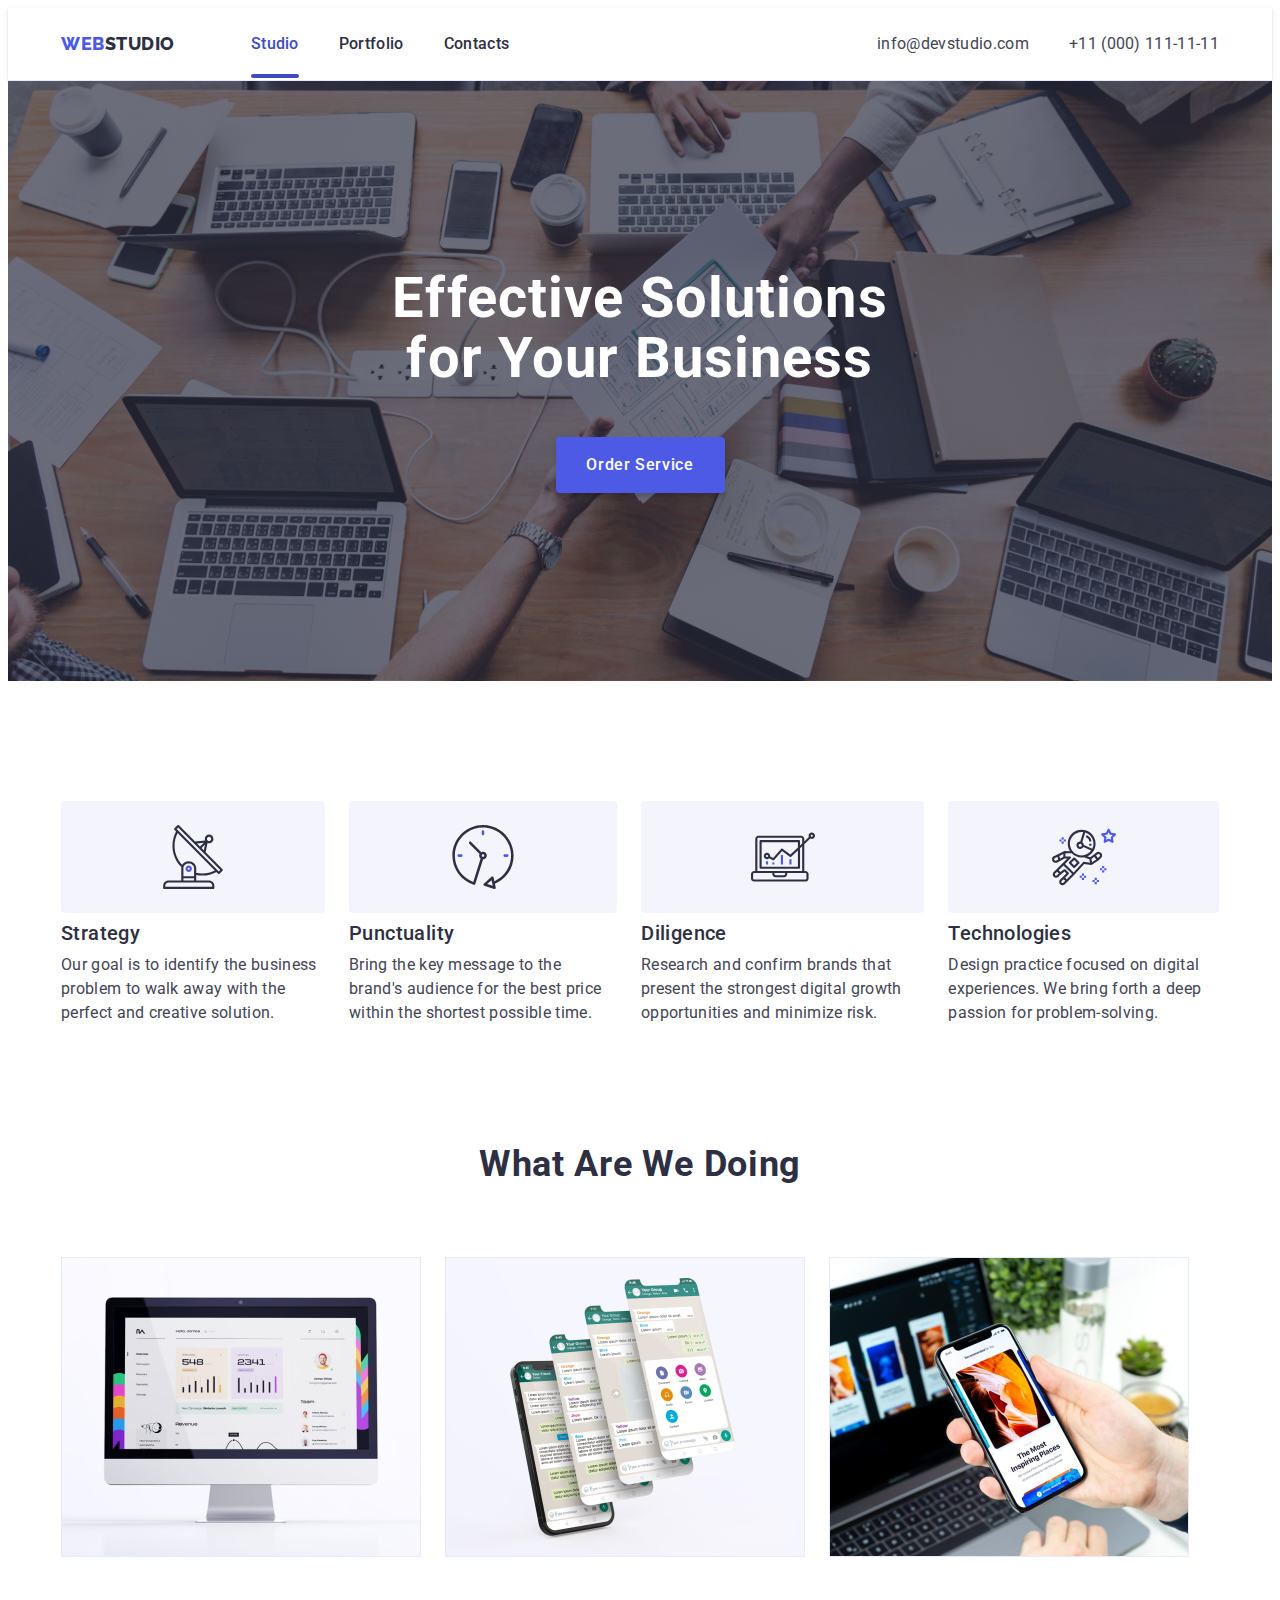
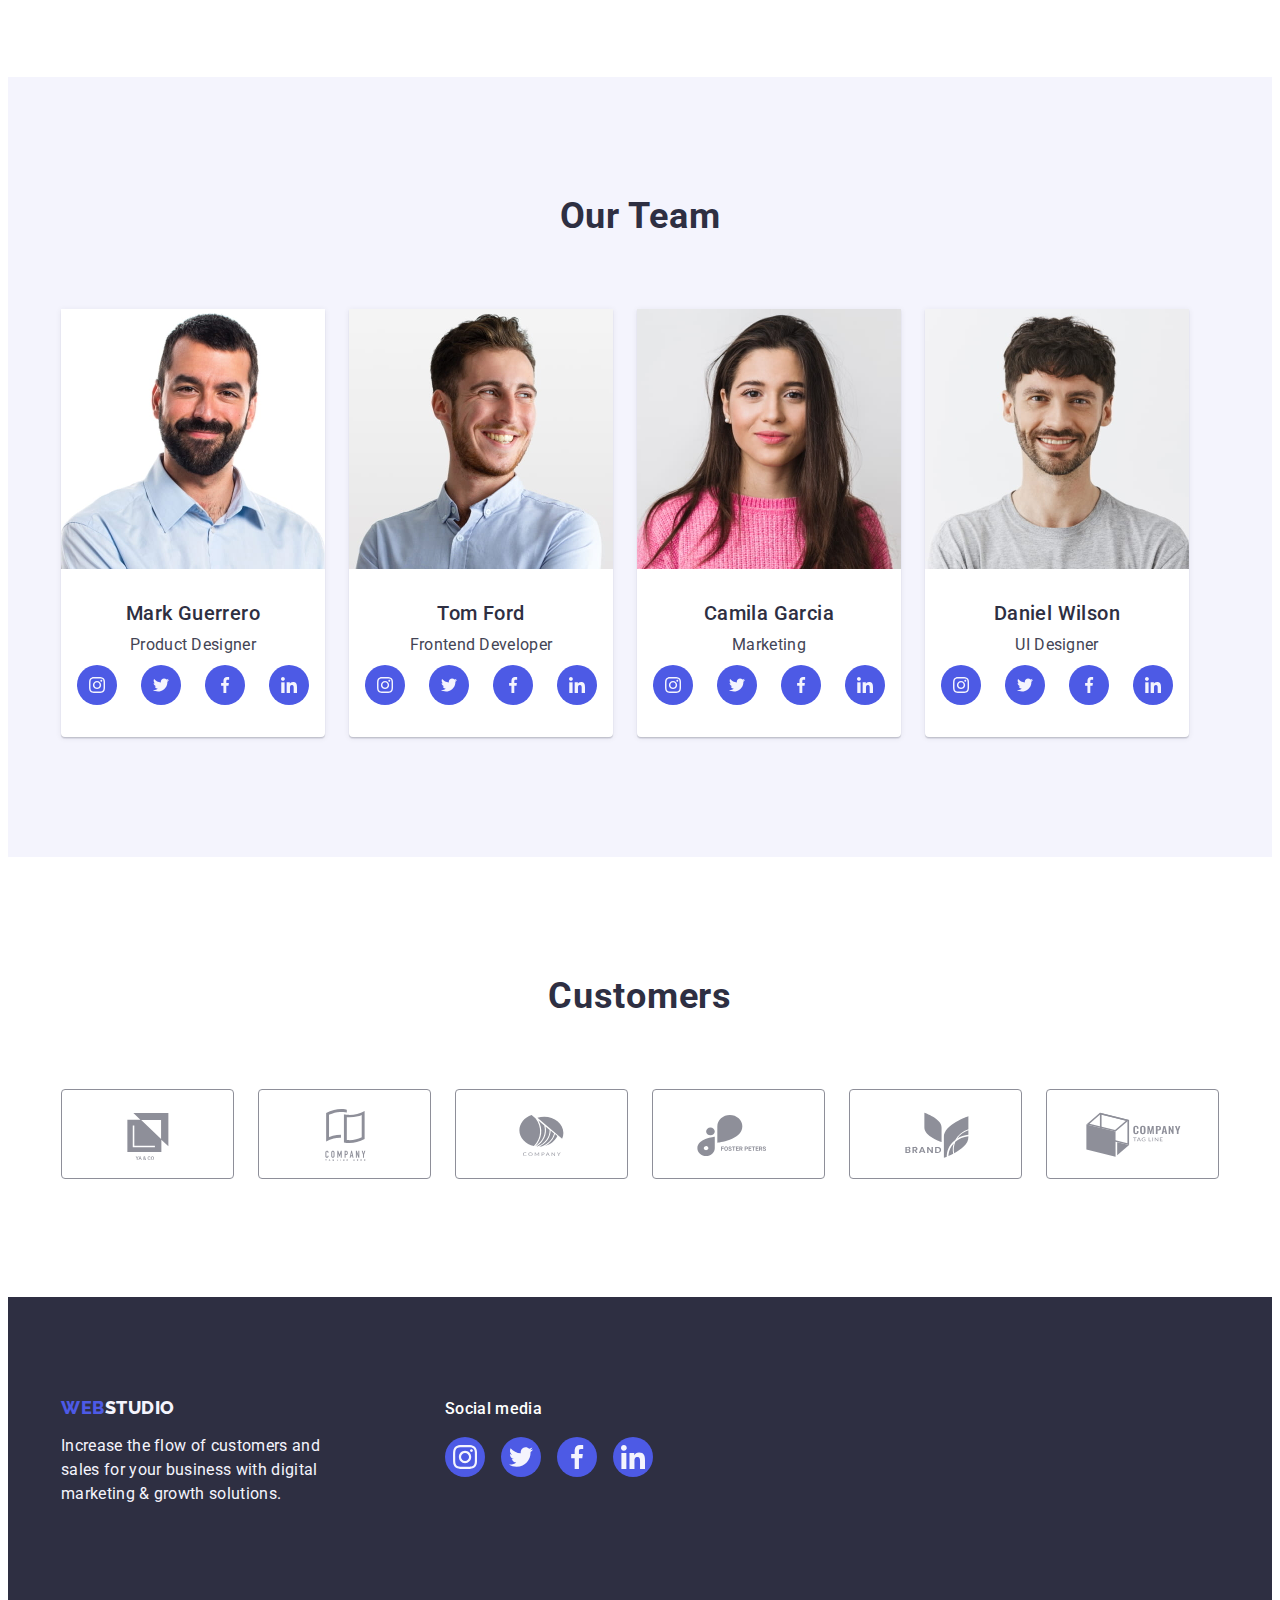
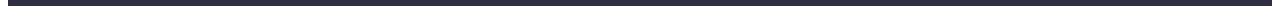
<file: index.html>
<!DOCTYPE html>
<html lang="en">
  <head>
    <meta charset="UTF-8" />
    <meta http-equiv="X-UA-Compatible" content="IE=edge" />
    <meta name="viewport" content="width=device-width, initial-scale=1.0" />
    <title>WebStudio</title>
    <link rel="preconnect" href="https://fonts.googleapis.com" />
    <link rel="preconnect" href="https://fonts.gstatic.com" crossorigin />
    <link
      href="https://fonts.googleapis.com/css2?family=Raleway:wght@800&family=Roboto:wght@400;500;700&display=swap"
      rel="stylesheet"
    />
    <link
      rel="stylesheet"
      href="https://cdnjs.cloudflare.com/ajax/libs/modern-normalize/2.0.0/modern-normalize.min.css"
      integrity="sha512-4xo8blKMVCiXpTaLzQSLSw3KFOVPWhm/TRtuPVc4WG6kUgjH6J03IBuG7JZPkcWMxJ5huwaBpOpnwYElP/m6wg=="
      crossorigin="anonymous"
      referrerpolicy="no-referrer"
    />
    <link rel="stylesheet" href="./css/style.css" />
  </head>

  <body>
    <!-- header -->
    <header class="header">
      <div class="header-container container">
        <nav class="header-nav">
          <a class="logo link" href="./index.html"
            >Web<span class="logo-part-header">Studio</span></a
          >
          <ul class="nav-list list">
            <li><a class="nav-link active link" href="./index.html">Studio</a></li>
            <li><a class="nav-link link" href="./portfolio.html">Portfolio</a></li>
            <li><a class="nav-link link" href="">Contacts</a></li>
          </ul>
        </nav>
        <address class="header-contacts">
          <ul class="contacts-list list">
            <li>
              <a class="contacts-item link" href="mailto:info@devstudio.com">info@devstudio.com</a>
            </li>
            <li><a class="contacts-item link" href="tel:+110001111111">+11 (000) 111-11-11</a></li>
          </ul>
        </address>
      </div>
    </header>

    <!-- main -->
    <main>
      <!-- hero -->
      <section class="hero">
        <div class="hero-container container">
          <h1 class="hero-title">Effective Solutions for Your Business</h1>
          <button class="hero-btn" type="button" data-modal-open>Order Service</button>
        </div>
      </section>

      <!-- our qualities -->
      <section class="qualities">
        <div class="container">
          <h2 class="visually-hidden">Our qualities</h2>
          <ul class="qualities-list list">
            <li class="qualities-item list-item">
              <div class="qualities-icon-container">
                <svg width="64" height="64" class="qualities-icon">
                  <use href="./images/icons.svg#icon-antenna"></use>
                </svg>
              </div>
              <h3 class="qualities-title list-title">Strategy</h3>
              <p class="list-text">
                Our goal is to identify the business problem to walk away with the perfect and
                creative solution.
              </p>
            </li>
            <li class="qualities-item list-item">
              <div class="qualities-icon-container">
                <svg width="64" height="64" class="qualities-icon">
                  <use href="./images/icons.svg#icon-clock"></use>
                </svg>
              </div>
              <h3 class="qualities-title list-title">Punctuality</h3>
              <p class="list-text">
                Bring the key message to the brand's audience for the best price within the shortest
                possible time.
              </p>
            </li>
            <li class="qualities-item list-item">
              <div class="qualities-icon-container">
                <svg width="64" height="64" class="qualities-icon">
                  <use href="./images/icons.svg#icon-diagram"></use>
                </svg>
              </div>
              <h3 class="qualities-title list-title">Diligence</h3>
              <p class="list-text">
                Research and confirm brands that present the strongest digital growth opportunities
                and minimize risk.
              </p>
            </li>
            <li class="qualities-item list-item">
              <div class="qualities-icon-container">
                <svg width="64" height="64" class="qualities-icon">
                  <use href="./images/icons.svg#icon-astronaut"></use>
                </svg>
              </div>
              <h3 class="qualities-title list-title">Technologies</h3>
              <p class="list-text">
                Design practice focused on digital experiences. We bring forth a deep passion for
                problem-solving.
              </p>
            </li>
          </ul>
        </div>
      </section>

      <!-- What are we doing -->
      <section class="our-work">
        <div class="container">
          <h2 class="work-title">What are we doing</h2>
          <ul class="work-list list">
            <li class="work-item">
              <img src="./images/our_work1.jpg" alt="Website" width="360" height="300" />
            </li>
            <li class="work-item">
              <img src="./images/our_work2.jpg" alt="Mobile app" width="360" height="300" />
            </li>
            <li class="work-item">
              <img src="./images/our_work3.jpg" alt="Adaptive layout" width="360" height="300" />
            </li>
          </ul>
        </div>
      </section>

      <!-- our team -->
      <section class="our-team">
        <div class="team-container container">
          <h2 class="team-title">Our Team</h2>
          <ul class="team-list list">
            <li class="team-card">
              <img src="./images/card1.jpg" alt="Photocard" width="264" height="260" />
              <div class="card-container">
                <h3 class="teamcard-title list-title">Mark Guerrero</h3>
                <p class="teamcard-text list-text">Product Designer</p>
                <ul class="card-soc-list">
                  <li class="card-soc-item list">
                    <a class="card-soc-link" href="" target="_blank" rel="no-referrer noopener"
                      ><svg width="16" height="16" class="card-soc-icon">
                        <use href="./images/icons.svg#icon-instagram"></use>
                      </svg>
                    </a>
                  </li>
                  <li class="card-soc-item list">
                    <a class="card-soc-link" href="" target="_blank" rel="no-referrer noopener"
                      ><svg width="16" height="16" class="card-soc-icon">
                        <use href="./images/icons.svg#icon-twitter"></use>
                      </svg>
                    </a>
                  </li>
                  <li class="card-soc-item list">
                    <a class="card-soc-link" href="" target="_blank" rel="no-referrer noopener"
                      ><svg width="16" height="16" class="card-soc-icon">
                        <use href="./images/icons.svg#icon-facebook"></use>
                      </svg>
                    </a>
                  </li>
                  <li class="card-soc-item list">
                    <a class="card-soc-link" href="" target="_blank" rel="no-referrer noopener"
                      ><svg width="16" height="16" class="card-soc-icon">
                        <use href="./images/icons.svg#icon-linkedin"></use>
                      </svg>
                    </a>
                  </li>
                </ul>
              </div>
            </li>
            <li class="team-card">
              <img src="./images/card2.jpg" alt="Photocard" width="264" height="260" />
              <div class="card-container">
                <h3 class="teamcard-title list-title">Tom Ford</h3>
                <p class="teamcard-text list-text">Frontend Developer</p>
                <ul class="card-soc-list">
                  <li class="card-soc-item list">
                    <a class="card-soc-link" href="" target="_blank" rel="no-referrer noopener"
                      ><svg width="16" height="16" class="card-soc-icon">
                        <use href="./images/icons.svg#icon-instagram"></use>
                      </svg>
                    </a>
                  </li>
                  <li class="card-soc-item list">
                    <a class="card-soc-link" href="" target="_blank" rel="no-referrer noopener"
                      ><svg width="16" height="16" class="card-soc-icon">
                        <use href="./images/icons.svg#icon-twitter"></use>
                      </svg>
                    </a>
                  </li>
                  <li class="card-soc-item list">
                    <a class="card-soc-link" href="" target="_blank" rel="no-referrer noopener"
                      ><svg width="16" height="16" class="card-soc-icon">
                        <use href="./images/icons.svg#icon-facebook"></use>
                      </svg>
                    </a>
                  </li>
                  <li class="card-soc-item list">
                    <a class="card-soc-link" href="" target="_blank" rel="no-referrer noopener"
                      ><svg width="16" height="16" class="card-soc-icon">
                        <use href="./images/icons.svg#icon-linkedin"></use>
                      </svg>
                    </a>
                  </li>
                </ul>
              </div>
            </li>
            <li class="team-card">
              <img src="./images/card3.jpg" alt="Photocard" width="264" height="260" />
              <div class="card-container">
                <h3 class="teamcard-title list-title">Camila Garcia</h3>
                <p class="teamcard-text list-text">Marketing</p>
                <ul class="card-soc-list">
                  <li class="card-soc-item list">
                    <a class="card-soc-link" href="" target="_blank" rel="no-referrer noopener"
                      ><svg width="16" height="16" class="card-soc-icon">
                        <use href="./images/icons.svg#icon-instagram"></use>
                      </svg>
                    </a>
                  </li>
                  <li class="card-soc-item list">
                    <a class="card-soc-link" href="" target="_blank" rel="no-referrer noopener"
                      ><svg width="16" height="16" class="card-soc-icon">
                        <use href="./images/icons.svg#icon-twitter"></use>
                      </svg>
                    </a>
                  </li>
                  <li class="card-soc-item list">
                    <a class="card-soc-link" href="" target="_blank" rel="no-referrer noopener"
                      ><svg width="16" height="16" class="card-soc-icon">
                        <use href="./images/icons.svg#icon-facebook"></use>
                      </svg>
                    </a>
                  </li>
                  <li class="card-soc-item list">
                    <a class="card-soc-link" href="" target="_blank" rel="no-referrer noopener"
                      ><svg width="16" height="16" class="card-soc-icon">
                        <use href="./images/icons.svg#icon-linkedin"></use>
                      </svg>
                    </a>
                  </li>
                </ul>
              </div>
            </li>
            <li class="team-card">
              <img src="./images/card4.jpg" alt="Photocard" width="264" height="260" />
              <div class="card-container">
                <h3 class="teamcard-title list-title">Daniel Wilson</h3>
                <p class="teamcard-text list-text">UI Designer</p>
                <ul class="card-soc-list">
                  <li class="card-soc-item list">
                    <a class="card-soc-link" href="" target="_blank" rel="no-referrer noopener"
                      ><svg width="16" height="16" class="card-soc-icon">
                        <use href="./images/icons.svg#icon-instagram"></use>
                      </svg>
                    </a>
                  </li>
                  <li class="card-soc-item list">
                    <a class="card-soc-link" href="" target="_blank" rel="no-referrer noopener"
                      ><svg width="16" height="16" class="card-soc-icon">
                        <use href="./images/icons.svg#icon-twitter"></use>
                      </svg>
                    </a>
                  </li>
                  <li class="card-soc-item list">
                    <a class="card-soc-link" href="" target="_blank" rel="no-referrer noopener"
                      ><svg width="16" height="16" class="card-soc-icon">
                        <use href="./images/icons.svg#icon-facebook"></use>
                      </svg>
                    </a>
                  </li>
                  <li class="card-soc-item list">
                    <a class="card-soc-link" href="" target="_blank" rel="no-referrer noopener"
                      ><svg width="16" height="16" class="card-soc-icon">
                        <use href="./images/icons.svg#icon-linkedin"></use>
                      </svg>
                    </a>
                  </li>
                </ul>
              </div>
            </li>
          </ul>
        </div>
      </section>

      <!-- customers -->
      <section class="customers">
        <div class="container">
          <h2 class="customers-title">Customers</h2>
          <ul class="customers-list">
            <li class="customers-item list">
              <a class="customers-link" href="">
                <svg class="customers-icon" width="104" height="56">
                  <use href="./images/icons.svg#icon-customer-logo1"></use>
                </svg>
              </a>
            </li>
            <li class="customers-item list">
              <a class="customers-link" href="">
                <svg class="customers-icon" width="104" height="56">
                  <use href="./images/icons.svg#icon-customer-logo2"></use>
                </svg>
              </a>
            </li>
            <li class="customers-item list">
              <a class="customers-link" href="">
                <svg class="customers-icon" width="104" height="56">
                  <use href="./images/icons.svg#icon-customer-logo3"></use>
                </svg>
              </a>
            </li>
            <li class="customers-item list">
              <a class="customers-link" href="">
                <svg class="customers-icon" width="104" height="56">
                  <use href="./images/icons.svg#icon-customer-logo4"></use>
                </svg>
              </a>
            </li>
            <li class="customers-item list">
              <a class="customers-link" href="">
                <svg class="customers-icon" width="104" height="56">
                  <use href="./images/icons.svg#icon-customer-logo5"></use>
                </svg>
              </a>
            </li>
            <li class="customers-item list">
              <a class="customers-link" href="">
                <svg class="customers-icon" width="104" height="56">
                  <use href="./images/icons.svg#icon-customer-logo6"></use>
                </svg>
              </a>
            </li>
          </ul>
        </div>
      </section>
    </main>

    <!-- footer -->
    <footer class="footer">
      <div class="footer-container container">
        <div class="footer-desc">
          <a class="logo-footer link" href="./index.html"
            >Web<span class="logo-part-footer">Studio</span></a
          >
          <p class="footer-text">
            Increase the flow of customers and sales for your business with digital marketing &
            growth solutions.
          </p>
        </div>
        <div class="footer-social">
          <p class="footer-social-text">Social media</p>
          <ul class="footer-soc-list">
            <li class="footer-soc-item list">
              <a class="footer-soc-link" href="" target="_blank" rel="no-referrer noopener"
                ><svg width="24" height="24" class="footer-soc-icon">
                  <use href="./images/icons.svg#icon-instagram"></use>
                </svg>
              </a>
            </li>
            <li class="footer-soc-item list">
              <a class="footer-soc-link" href="" target="_blank" rel="no-referrer noopener"
                ><svg width="24" height="24" class="footer-soc-icon">
                  <use href="./images/icons.svg#icon-twitter"></use>
                </svg>
              </a>
            </li>
            <li class="footer-soc-item list">
              <a class="footer-soc-link" href="" target="_blank" rel="no-referrer noopener"
                ><svg width="24" height="24" class="footer-soc-icon">
                  <use href="./images/icons.svg#icon-facebook"></use>
                </svg>
              </a>
            </li>
            <li class="footer-soc-item list">
              <a class="footer-soc-link" href="" target="_blank" rel="no-referrer noopener"
                ><svg width="24" height="24" class="footer-soc-icon">
                  <use href="./images/icons.svg#icon-linkedin"></use>
                </svg>
              </a>
            </li>
          </ul>
        </div>
      </div>
    </footer>

    <!-- modal -->
    <div class="backdrop is-hidden" data-modal>
      <div class="modal">
        <button class="close-btn" type="button" data-modal-close>
          <svg class="btn-icon" width="8" height="8">
            <use href="./images/icons.svg#icon-close"></use>
          </svg>
        </button>
      </div>
    </div>
    <script src="./js/modal.js"></script>
  </body>
</html>
</file>
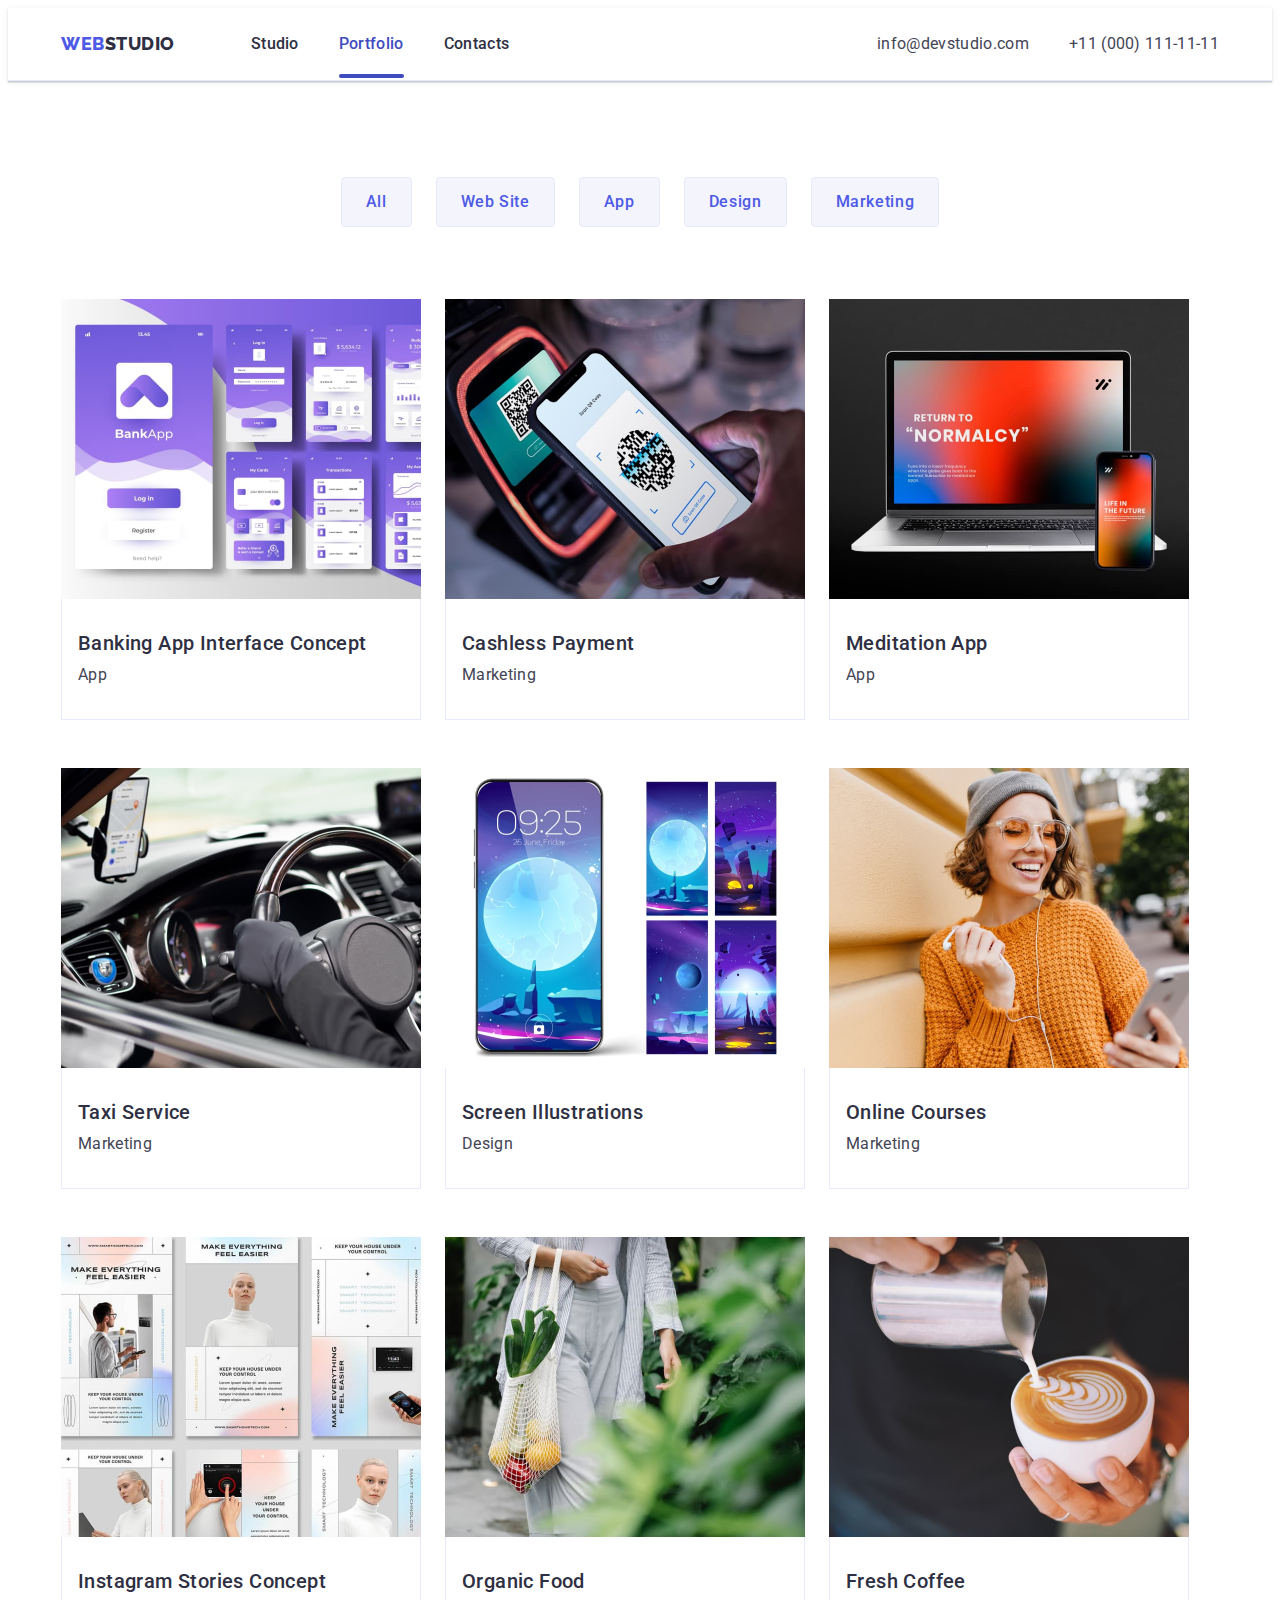
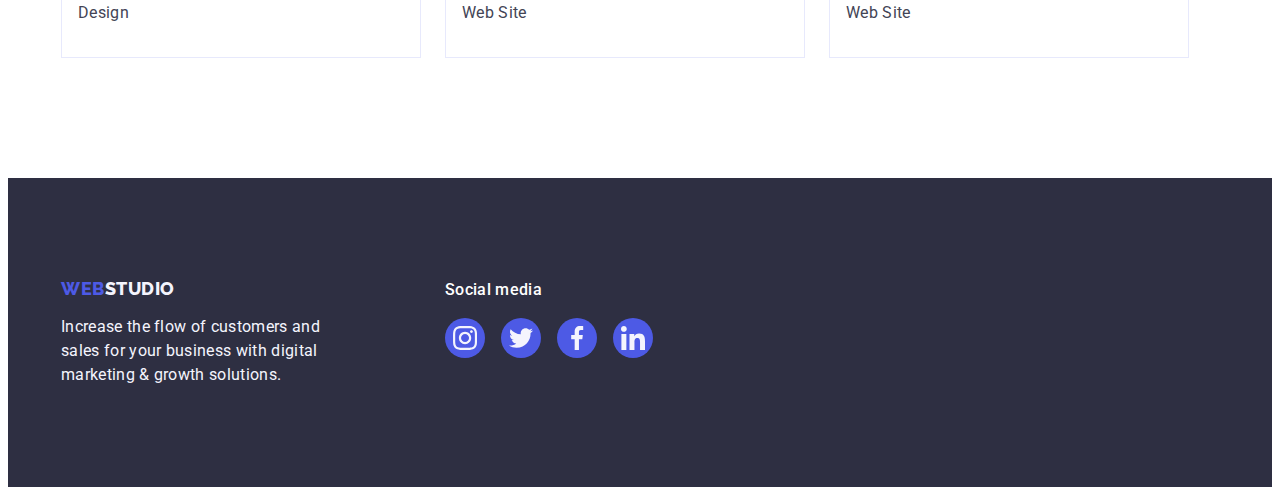
<file: portfolio.html>
<!DOCTYPE html>
<html lang="en">
  <head>
    <meta charset="UTF-8" />
    <meta http-equiv="X-UA-Compatible" content="IE=edge" />
    <meta name="viewport" content="width=device-width, initial-scale=1.0" />
    <title>WebStudio</title>
    <link rel="preconnect" href="https://fonts.googleapis.com" />
    <link rel="preconnect" href="https://fonts.gstatic.com" crossorigin />
    <link
      href="https://fonts.googleapis.com/css2?family=Raleway:wght@800&family=Roboto:wght@400;500;700&display=swap"
      rel="stylesheet"
    />
    <link
      rel="stylesheet"
      href="https://cdnjs.cloudflare.com/ajax/libs/modern-normalize/2.0.0/modern-normalize.min.css"
      integrity="sha512-4xo8blKMVCiXpTaLzQSLSw3KFOVPWhm/TRtuPVc4WG6kUgjH6J03IBuG7JZPkcWMxJ5huwaBpOpnwYElP/m6wg=="
      crossorigin="anonymous"
      referrerpolicy="no-referrer"
    />
    <link rel="stylesheet" href="./css/style.css" />
  </head>

  <body>
    <!-- header -->
    <header class="header">
      <div class="header-container container">
        <nav class="header-nav">
          <a class="logo link" href="./index.html"
            >Web<span class="logo-part-header">Studio</span></a
          >
          <ul class="nav-list list">
            <li><a class="nav-link link" href="./index.html">Studio</a></li>
            <li><a class="nav-link active link" href="./portfolio.html">Portfolio</a></li>
            <li><a class="nav-link link" href="">Contacts</a></li>
          </ul>
        </nav>
        <address class="header-contacts">
          <ul class="contacts-list list">
            <li>
              <a class="contacts-item link" href="mailto:info@devstudio.com">info@devstudio.com</a>
            </li>
            <li><a class="contacts-item link" href="tel:+110001111111">+11 (000) 111-11-11</a></li>
          </ul>
        </address>
      </div>
    </header>

    <!-- main -->
    <main>
      <section class="portfolio">
        <div class="container">
          <h1 class="visually-hidden">Projects</h1>
          <ul class="btn-list list">
            <li><button class="filter-btn" type="button">All</button></li>
            <li><button class="filter-btn" type="button">Web Site</button></li>
            <li><button class="filter-btn" type="button">App</button></li>
            <li><button class="filter-btn" type="button">Design</button></li>
            <li><button class="filter-btn" type="button">Marketing</button></li>
          </ul>
          <ul class="portfolio-list list">
            <li class="portfolio-card">
              <a class="portfolio-link link" href="">
                <div class="portfolio-cover-block">
                  <img
                    src="./images/portfolio/project-img1.jpg"
                    alt="Photo of banking app"
                    width="360"
                    height="300"
                  />
                  <p class="portfolio-cover-text">
                    14 Stylish and User-Friendly App Design Concepts · Task Manager App · Calorie
                    Tracker App · Exotic Fruit Ecommerce App · Cloud Storage App
                  </p>
                </div>
                <div class="portfolio-container">
                  <h2 class="card-title list-title">Banking App Interface Concept</h2>
                  <p class="card-text list-text">App</p>
                </div>
              </a>
            </li>
            <li class="portfolio-card">
              <a class="portfolio-link link" href=""
                ><div class="portfolio-cover-block">
                  <img
                    src="./images/portfolio/project-img2.jpg"
                    alt="Poto of cashless payment"
                    width="360"
                    height="300"
                  />
                  <p class="portfolio-cover-text">
                    14 Stylish and User-Friendly App Design Concepts · Task Manager App · Calorie
                    Tracker App · Exotic Fruit Ecommerce App · Cloud Storage App
                  </p>
                </div>
                <div class="portfolio-container">
                  <h2 class="card-title list-title">Cashless Payment</h2>
                  <p class="card-text list-text">Marketing</p>
                </div>
              </a>
            </li>
            <li class="portfolio-card">
              <a class="portfolio-link link" href=""
                ><div class="portfolio-cover-block">
                  <img
                    src="./images/portfolio/project-img3.jpg"
                    alt="Photo meditation app"
                    width="360"
                    height="300"
                  />
                  <p class="portfolio-cover-text">
                    14 Stylish and User-Friendly App Design Concepts · Task Manager App · Calorie
                    Tracker App · Exotic Fruit Ecommerce App · Cloud Storage App
                  </p>
                </div>
                <div class="portfolio-container">
                  <h2 class="card-title list-title">Meditation App</h2>
                  <p class="card-text list-text">App</p>
                </div>
              </a>
            </li>
            <li class="portfolio-card">
              <a class="portfolio-link link" href=""
                ><div class="portfolio-cover-block">
                  <img
                    src="./images/portfolio/project-img4.jpg"
                    alt="photo of salon car"
                    width="360"
                    height="300"
                  />
                  <p class="portfolio-cover-text">
                    14 Stylish and User-Friendly App Design Concepts · Task Manager App · Calorie
                    Tracker App · Exotic Fruit Ecommerce App · Cloud Storage App
                  </p>
                </div>
                <div class="portfolio-container">
                  <h2 class="card-title list-title">Taxi Service</h2>
                  <p class="card-text list-text">Marketing</p>
                </div>
              </a>
            </li>
            <li class="portfolio-card">
              <a class="portfolio-link link" href=""
                ><div class="portfolio-cover-block">
                  <img
                    src="./images/portfolio/project-img5.jpg"
                    alt="screensaver of mobile"
                    width="360"
                    height="300"
                  />
                  <p class="portfolio-cover-text">
                    14 Stylish and User-Friendly App Design Concepts · Task Manager App · Calorie
                    Tracker App · Exotic Fruit Ecommerce App · Cloud Storage App
                  </p>
                </div>
                <div class="portfolio-container">
                  <h2 class="card-title list-title">Screen Illustrations</h2>
                  <p class="card-text list-text">Design</p>
                </div>
              </a>
            </li>
            <li class="portfolio-card">
              <a class="portfolio-link link" href=""
                ><div class="portfolio-cover-block">
                  <img
                    src="./images/portfolio/project-img6.jpg"
                    alt="Girl calling online from phone"
                    width="360"
                    height="300"
                  />
                  <p class="portfolio-cover-text">
                    14 Stylish and User-Friendly App Design Concepts · Task Manager App · Calorie
                    Tracker App · Exotic Fruit Ecommerce App · Cloud Storage App
                  </p>
                </div>
                <div class="portfolio-container">
                  <h2 class="card-title list-title">Online Courses</h2>
                  <p class="card-text list-text">Marketing</p>
                </div>
              </a>
            </li>
            <li class="portfolio-card">
              <a class="portfolio-link link" href=""
                ><div class="portfolio-cover-block">
                  <img
                    src="./images/portfolio/project-img7.jpg"
                    alt="Photo instagram page"
                    width="360"
                    height="300"
                  />
                  <p class="portfolio-cover-text">
                    14 Stylish and User-Friendly App Design Concepts · Task Manager App · Calorie
                    Tracker App · Exotic Fruit Ecommerce App · Cloud Storage App
                  </p>
                </div>
                <div class="portfolio-container">
                  <h2 class="card-title list-title">Instagram Stories Concept</h2>
                  <p class="card-text list-text">Design</p>
                </div>
              </a>
            </li>
            <li class="portfolio-card">
              <a class="portfolio-link link" href=""
                ><div class="portfolio-cover-block">
                  <img
                    src="./images/portfolio/project-img8.jpg"
                    alt="Woman with fruits"
                    width="360"
                    height="300"
                  />
                  <p class="portfolio-cover-text">
                    14 Stylish and User-Friendly App Design Concepts · Task Manager App · Calorie
                    Tracker App · Exotic Fruit Ecommerce App · Cloud Storage App
                  </p>
                </div>
                <div class="portfolio-container">
                  <h2 class="card-title list-title">Organic Food</h2>
                  <p class="card-text list-text">Web Site</p>
                </div>
              </a>
            </li>
            <li class="portfolio-card">
              <a class="portfolio-link link" href=""
                ><div class="portfolio-cover-block">
                  <img
                    src="./images/portfolio/project-img9.jpg"
                    alt="Cup off fresh coffee"
                    width="360"
                    height="300"
                  />
                  <p class="portfolio-cover-text">
                    14 Stylish and User-Friendly App Design Concepts · Task Manager App · Calorie
                    Tracker App · Exotic Fruit Ecommerce App · Cloud Storage App
                  </p>
                </div>
                <div class="portfolio-container">
                  <h2 class="card-title list-title">Fresh Coffee</h2>
                  <p class="card-text list-text">Web Site</p>
                </div>
              </a>
            </li>
          </ul>
        </div>
      </section>
    </main>

    <!-- footer -->
    <footer class="footer">
      <div class="footer-container container">
        <div class="footer-desc">
          <a class="logo-footer link" href="./index.html"
            >Web<span class="logo-part-footer">Studio</span></a
          >
          <p class="footer-text">
            Increase the flow of customers and sales for your business with digital marketing &
            growth solutions.
          </p>
        </div>
        <div class="footer-social">
          <p class="footer-social-text">Social media</p>
          <ul class="footer-soc-list">
            <li class="footer-soc-item list">
              <a class="footer-soc-link" href="" target="_blank" rel="no-referrer noopener"
                ><svg width="24" height="24" class="footer-soc-icon">
                  <use href="./images/icons.svg#icon-instagram"></use>
                </svg>
              </a>
            </li>
            <li class="footer-soc-item list">
              <a class="footer-soc-link" href="" target="_blank" rel="no-referrer noopener"
                ><svg width="24" height="24" class="footer-soc-icon">
                  <use href="./images/icons.svg#icon-twitter"></use>
                </svg>
              </a>
            </li>
            <li class="footer-soc-item list">
              <a class="footer-soc-link" href="" target="_blank" rel="no-referrer noopener"
                ><svg width="24" height="24" class="footer-soc-icon">
                  <use href="./images/icons.svg#icon-facebook"></use>
                </svg>
              </a>
            </li>
            <li class="footer-soc-item list">
              <a class="footer-soc-link" href="" target="_blank" rel="no-referrer noopener"
                ><svg width="24" height="24" class="footer-soc-icon">
                  <use href="./images/icons.svg#icon-linkedin"></use>
                </svg>
              </a>
            </li>
          </ul>
        </div>
      </div>
    </footer>
  </body>
</html>
</file>
<file: css/style.css>
:root {
  --primary-brand: #4d5ae5;
  --pressed-state: #404bbf;
  --dark: #2e2f42;
  --success: #31d0aa;
  --text: #434455;
  --subtl-text: #8e8f99;
  --accent: #e7e9fc;
  --light: #f4f4fd;
  --white-background: #ffffff;
  --modal-background: #fcfcfc;
  --transition: 250ms cubic-bezier(0.4, 0, 0.2, 1);
}
h1,
h2,
h3,
h4,
h5,
h6,
p {
  margin-top: 0;
  margin-bottom: 0;
}
ul {
  padding-left: 0;
}
body {
  font-family: 'Roboto', sans-serif;
  color: #434455;
  background-color: #ffffff;
}

img {
  display: block;
}

.container {
  width: 100%;
  max-width: 1158px;
  padding: 0 15px;
  margin: 0 auto;
}
/* header */
.link {
  text-decoration: none;
}

.list {
  list-style: none;
  margin-top: 0;
  margin-bottom: 0;
  padding-left: 0;
}
.visually-hidden {
  position: absolute;
  width: 1px;
  height: 1px;
  margin: -1px;
  border: 0;
  padding: 0;
  white-space: nowrap;
  clip-path: inset(100%);
  clip: rect(0 0 0 0);
  overflow: hidden;
}
.header {
  padding: 24px 0;
  border-bottom: 1px solid #e7e9fc;
  box-shadow: 0px 2px 1px rgba(46, 47, 66, 0.08), 0px 1px 1px rgba(46, 47, 66, 0.16),
    0px 1px 6px rgba(46, 47, 66, 0.08);
}
.header-container {
  display: flex;
  align-items: center;
}
.header-nav {
  display: flex;
  align-items: center;
}

.nav-list {
  display: flex;
  gap: 40px;
}
.logo {
  font-family: 'Raleway', sans-serif;
  font-weight: 800;
  font-size: 18px;
  line-height: 1.17;
  letter-spacing: 0.03em;
  text-transform: uppercase;
  color: var(--primary-brand);
  margin-right: 76px;
}

.logo-part-header {
  font-family: 'Raleway', sans-serif;
  font-weight: 800;
  font-size: 18px;
  line-height: 1.17;
  letter-spacing: 0.03em;
  text-transform: uppercase;
  color: var(--dark);
}

.nav-link {
  font-weight: 500;
  font-size: 16px;
  line-height: 1.5;
  letter-spacing: 0.02em;
  color: var(--dark);
  padding: 24px 0;
  transition: color var(--transition);
}
.active {
  position: relative;
  color: #404bbf;
}
.active::after {
  content: '';
  position: absolute;
  width: 100%;
  height: 4px;
  background-color: #404bbf;
  left: 0;
  bottom: -1px;
  border-radius: 2px;
}

.nav-link:hover,
.nav-link:focus,
.nav-link:active {
  color: #404bbf;
}

.header-contacts {
  font-style: normal;
  margin-left: auto;
}

.contacts-list {
  display: flex;
  gap: 40px;
}

.contacts-item {
  font-size: 16px;
  line-height: 1.5;
  letter-spacing: 0.02em;
  color: var(--text);
  text-decoration: none;
  transition: color var(--transition);
}

.contacts-item:hover,
.contacts-item:focus {
  color: var(--pressed-state);
}

/* main */
/* hero */
.hero {
  background-image: linear-gradient(rgba(46, 47, 66, 0.7), rgba(46, 47, 66, 0.7)),
    url(../images/hero.jpg);
  background-repeat: no-repeat;
  background-position: center;
  background-size: cover;
  padding-top: 188px;
  padding-bottom: 188px;
  max-width: 1440px;
}

.hero-title {
  text-align: center;
  font-weight: 700;
  font-size: 56px;
  line-height: 1.07;
  letter-spacing: 0.02em;
  color: var(--white-background);
  max-width: 496px;
  margin: 0 auto 48px;
}

.hero-btn {
  font-family: 'Roboto', sans-serif;
  background-color: var(--primary-brand);
  font-weight: 500;
  font-size: 16px;
  line-height: 1.5;
  letter-spacing: 0.04em;
  color: var(--white-background);
  cursor: pointer;
  border-radius: 4px;
  box-shadow: 0px 4px 4px rgba(0, 0, 0, 0.15);
  min-width: 169px;
  height: 56px;
  margin-left: auto;
  margin-right: auto;
  border: none;
  display: block;
  transition: background-color var(--transition);
}

.hero-btn:hover,
.hero-btn:focus {
  background-color: var(--pressed-state);
}

/* our qualities */
.qualities {
  padding: 120px 0;
}
.qualities-list {
  display: flex;
  gap: 24px;
}
.qualities-item {
  min-width: 264px;
  position: relative;
}
.qualities-icon-container {
  display: flex;
  justify-content: center;
  align-items: center;
  width: 264;
  height: 112px;
  background: #f4f4fd;
  border-radius: 4px;
  margin-bottom: 8px;
}
.qualities-title {
  margin-bottom: 8px;
}

.list-title {
  font-weight: 500;
  font-size: 20px;
  line-height: 1.2;
  letter-spacing: 0.02em;
  color: var(--dark);
}

.list-text {
  font-size: 16px;
  line-height: 1.5;
  letter-spacing: 0.02em;
  color: var(--text);
}

/* What are we doing */
.our-work {
  padding-bottom: 120px;
}
.work-title {
  text-align: center;
  font-weight: 700;
  font-size: 36px;
  line-height: 1.11;
  letter-spacing: 0.02em;
  text-transform: capitalize;
  color: var(--dark);
  margin-bottom: 72px;
}
.work-list {
  display: flex;
  gap: 24px;
}

/* our team */
.our-team {
  background-color: var(--light);
  padding: 120px 0;
}

.team-title {
  text-align: center;
  font-weight: 700;
  font-size: 36px;
  line-height: 1.11;
  letter-spacing: 0.02em;
  text-transform: capitalize;
  color: var(--dark);
  margin-bottom: 72px;
}
.team-list {
  display: flex;
  gap: 24px;
}
.team-card {
  background: var(--white-background);
  box-shadow: 0px 1px 6px rgba(46, 47, 66, 0.08), 0px 1px 1px rgba(46, 47, 66, 0.16),
    0px 2px 1px rgba(46, 47, 66, 0.08);
  border-radius: 0px 0px 4px 4px;
}
.card-container {
  padding: 32px 0;
}
.teamcard-title {
  text-align: center;
  margin-bottom: 8px;
}
.teamcard-text {
  text-align: center;
}
.card-soc-list {
  display: flex;
  margin-top: 8px;
  gap: 24px;
  justify-content: center;
}
.card-soc-item {
  display: flex;
}
.card-soc-link {
  display: flex;
  width: 40px;
  height: 40px;
  border-radius: 50%;
  background-color: #4d5ae5;
  align-items: center;
  justify-content: center;
  transition: background-color var(--transition);
}
.card-soc-link:hover,
.card-soc-link:focus {
  background-color: #404bbf;
}
.card-soc-icon {
  fill: var(--light);
}

/* customers */
.customers {
  padding: 120px 0;
}

.customers-title {
  text-align: center;
  font-weight: 700;
  font-size: 36px;
  line-height: 1.11;
  letter-spacing: 0.02em;
  text-transform: capitalize;
  color: var(--dark);
  margin-bottom: 72px;
}
.customers-list {
  display: flex;
  gap: 24px;
  margin: auto 0;
}
.customers-item {
  display: flex;
  width: calc((100% - 120px) / 6);
  height: 88px;
}
.customers-link {
  width: 100%;
  height: 100%;
  border: 1px solid #8e8f99;
  border-radius: 4px;
  display: flex;
  align-items: center;
  justify-content: center;
  color: var(--subtl-text);
  transition: color var(--transition), border-color var(--transition);
}
.customers-link:hover,
.customers-link:focus {
  color: var(--pressed-state);
  border-color: var(--pressed-state);
}
.customers-icon {
  fill: currentColor;
}

/* footer */
.footer {
  background-color: var(--dark);
  padding: 100px 0;
}
.footer-container {
  display: flex;
  align-items: baseline;
}
.footer-desc {
  margin-right: 120px;
}
.logo-footer {
  font-family: 'Raleway', sans-serif;
  font-weight: 800;
  font-size: 18px;
  line-height: 1.17;
  letter-spacing: 0.03em;
  text-transform: uppercase;
  color: var(--primary-brand);
  margin-right: 76px;
  display: inline-block;
  margin-bottom: 16px;
}
.logo-part-footer {
  font-family: 'Raleway', sans-serif;
  font-weight: 800;
  font-size: 18px;
  line-height: 1.17;
  letter-spacing: 0.03em;
  text-transform: uppercase;
  color: var(--light);
}

.footer-text {
  font-size: 16px;
  line-height: 1.5;
  letter-spacing: 0.02em;
  color: var(--light);
  width: 264px;
  height: 72px;
}

.footer-social-text {
  font-weight: 500;
  font-size: 16px;
  line-height: calc(24 / 16);
  letter-spacing: 0.02em;
  color: #ffffff;
  margin-bottom: 16px;
}

.footer-soc-list {
  display: flex;
  margin-top: 8px;
  gap: 16px;
}
.footer-soc-item {
  display: flex;
}
.footer-soc-link {
  display: flex;
  width: 40px;
  height: 40px;
  border-radius: 50%;
  background-color: #4d5ae5;
  align-items: center;
  justify-content: center;
  transition: background-color var(--transition);
}
.footer-soc-link:hover,
.footer-soc-link:focus {
  background-color: #31d0aa;
}
.footer-soc-icon {
  fill: var(--light);
}

/* portfolo page */

.portfolio {
  padding-top: 96px;
  padding-bottom: 120px;
}

.btn-list {
  display: flex;
  gap: 24px;
  margin-bottom: 72px;
  justify-content: center;
}

.filter-btn {
  font-family: 'Roboto', sans-serif;
  background-color: var(--light);
  border: 1px solid var(--accent);
  font-weight: 500;
  font-size: 16px;
  line-height: 1.5;
  text-align: center;
  letter-spacing: 0.04em;
  color: var(--primary-brand);
  cursor: pointer;
  padding: 12px 24px;
  border-radius: 4px;
  transition: background-color var(--transition), color var(--transition),
    box-shadow var(--transition), border-color var(--transition);
}

.filter-btn:focus,
.filter-btn:hover {
  background-color: var(--pressed-state);
  color: var(--white-background);
  border: 1px solid transparent;
  box-shadow: 0px 3px 1px rgba(0, 0, 0, 0.1), 0px 2px 1px rgba(0, 0, 0, 0.08),
    0px 2px 2px rgba(0, 0, 0, 0.12);
  border-radius: 4px;
}

.portfolio-list {
  display: flex;
  row-gap: 48px;
  column-gap: 24px;
  flex-wrap: wrap;
}

.portfolio-link {
  display: block;
  transition: box-shadow var(--transition);
}

.portfolio-link:hover,
.portfolio-link:focus {
  box-shadow: 0px 1px 6px rgba(46, 47, 66, 0.08), 0px 1px 1px rgba(46, 47, 66, 0.16),
    0px 2px 1px rgba(46, 47, 66, 0.08);
}

.portfolio-card {
  max-width: calc((100% - 48px) / 3);
  background: #ffffff;
}
.portfolio-container {
  padding: 32px 16px;
  border: 1px solid #e7e9fc;
  border-top: none;
}
.card-title {
  text-align: start;
  margin-bottom: 8px;
}

.card-text {
  text-align: start;
}

.portfolio-cover-block {
  position: relative;
  overflow: hidden;
}
.portfolio-cover-text {
  font-size: 16px;
  line-height: calc(24 / 16);
  letter-spacing: 0.02em;
  color: #f4f4fd;
  background-color: #4d5ae5;
  height: 100%;
  padding: 40px 32px;
  position: absolute;
  top: 0;
  left: 0;
  transform: translateY(100%);
  transition: transform var(--transition);
}
.portfolio-link:hover .portfolio-cover-text,
.portfolio-link:focus .portfolio-cover-text {
  transform: translateY(0);
}

/* backdrop */
.backdrop {
  width: 100%;
  height: 100%;
  position: fixed;
  top: 0;
  background-color: rgba(46, 47, 66, 0.4);
  z-index: 999;
  transition: visibility var(--transition), opacity var(--transition);
}

.modal {
  position: absolute;
  top: 50%;
  left: 50%;
  transform: translate(-50%, -50%) scale(1);
  transition: transform var(--transition);
  width: 408px;
  min-height: 584px;
  background-color: #fcfcfc;
  box-shadow: 0px 1px 1px rgba(0, 0, 0, 0.14), 0px 1px 3px rgba(0, 0, 0, 0.12),
    0px 2px 1px rgba(0, 0, 0, 0.2);
  border-radius: 4px;
}

.backdrop.is-hidden .modal {
  transform: translate(-50%, -50%) scale(0);
}
.close-btn {
  display: flex;
  align-items: center;
  justify-content: center;
  width: 24px;
  height: 24px;
  border-radius: 50%;
  background-color: #e7e9fc;
  border: 1px solid rgba(0, 0, 0, 0.1);
  cursor: pointer;
  position: absolute;
  right: 24px;
  top: 24px;
  padding: 0;
  transition: background-color var(--transition), border var(--transition);
}
.close-btn:hover,
.close-btn:focus {
  background-color: #404bbf;
  fill: #ffffff;
  border: none;
}
.btn-icon {
  transition: fill var(--transition);
}
.is-hidden {
  visibility: hidden;
  opacity: 0;
  pointer-events: none;
}
</file>
